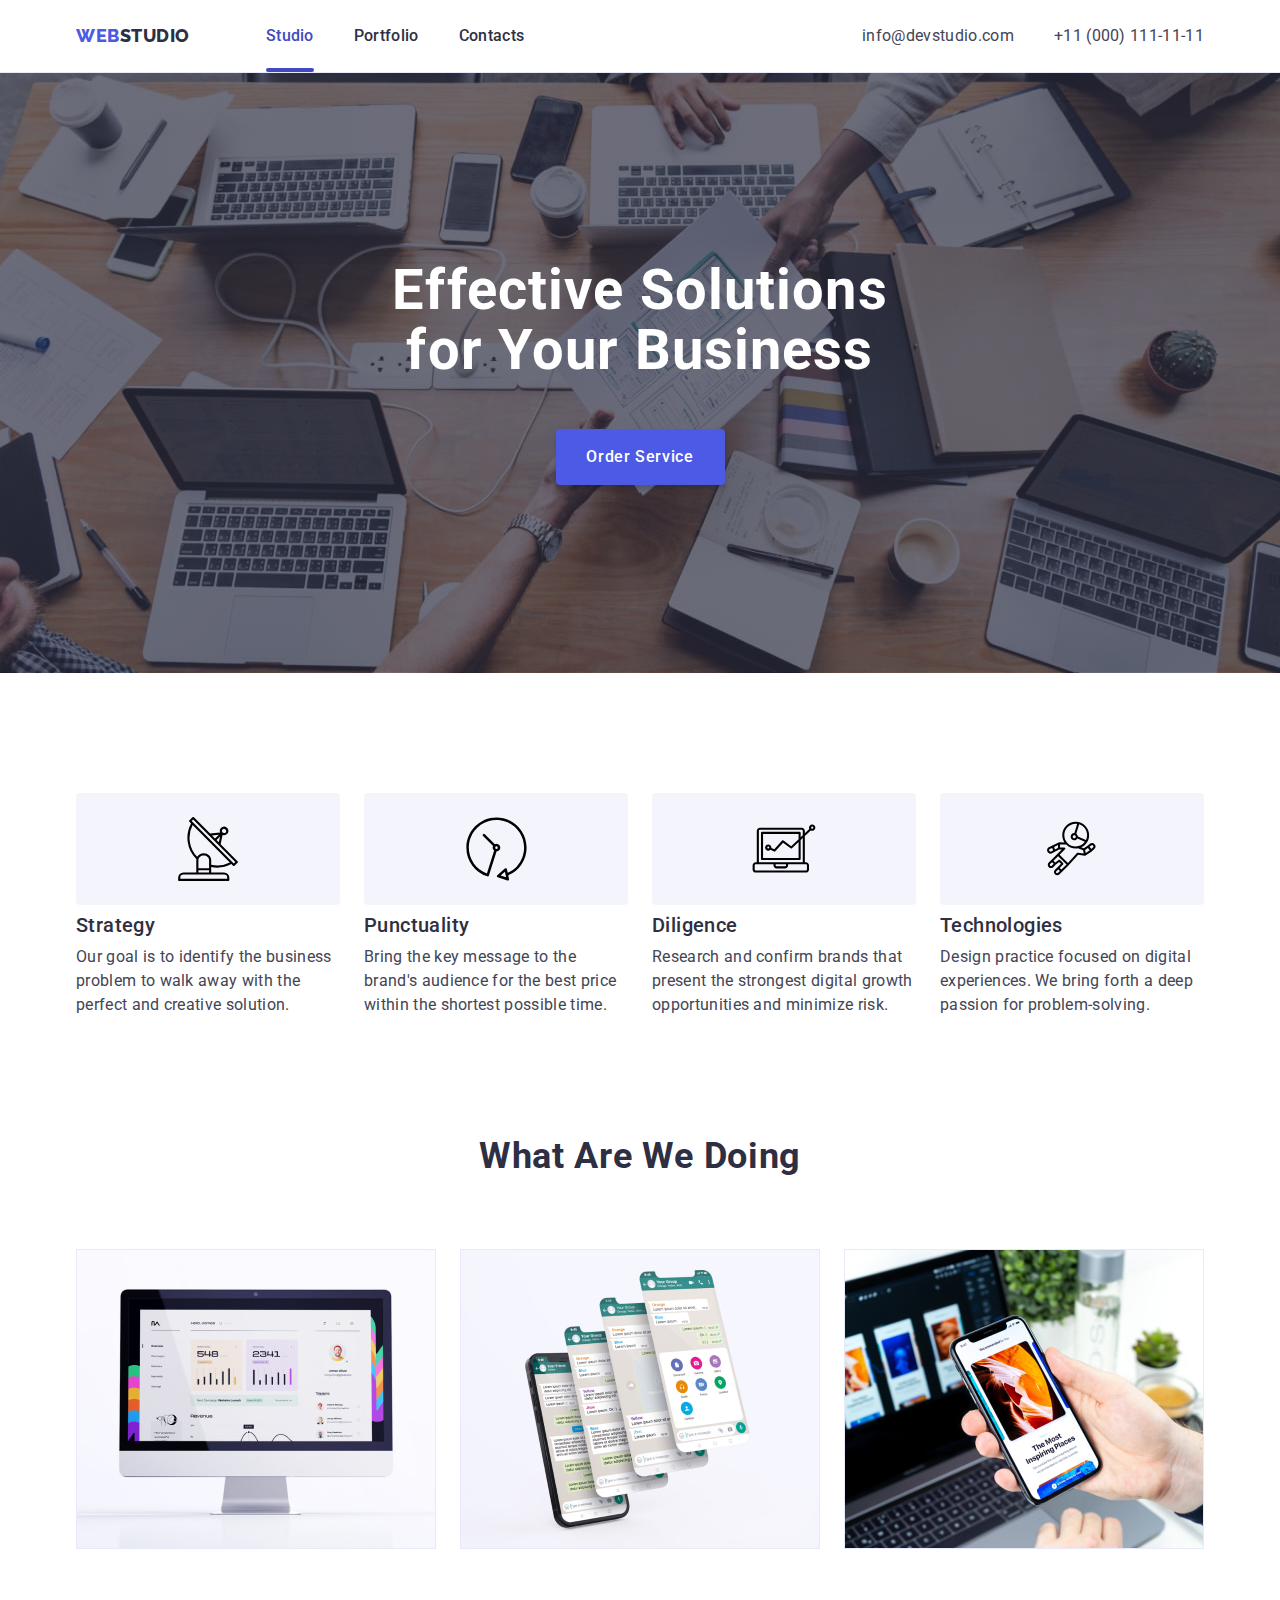
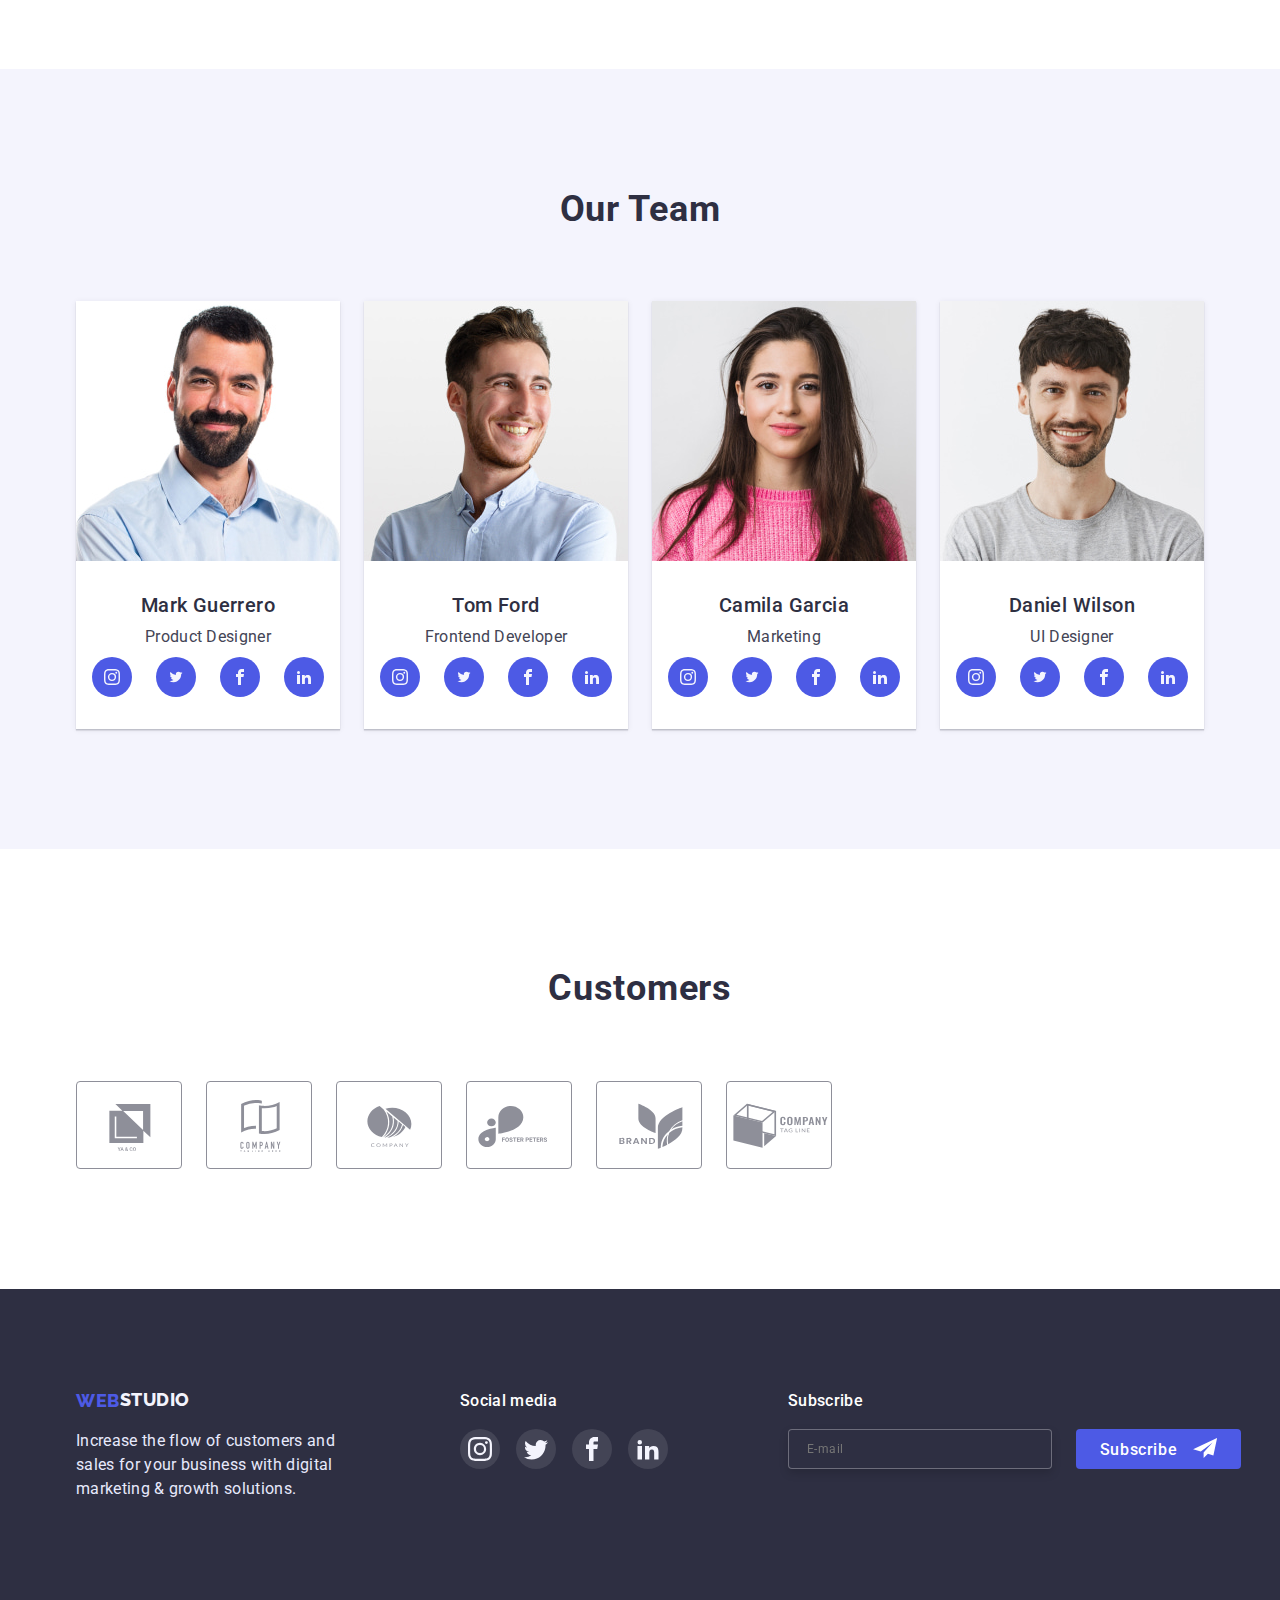
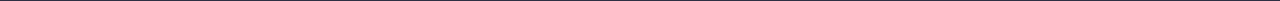
<file: index.html>
<!DOCTYPE html>
<html lang="en">
  <head>
    <meta charset="UTF-8" />
    <meta http-equiv="X-UA-Compatible" content="IE=edge" />
    <meta name="viewport" content="width=device-width, initial-scale=1.0" />
    <title>Document</title>
    <link
      rel="stylesheet"
      href="https://cdnjs.cloudflare.com/ajax/libs/modern-normalize/1.1.0/modern-normalize.min.css"
    />
    <link rel="stylesheet" href="./css/styles.css" />
    <link rel="preconnect" href="https://fonts.googleapis.com" />
    <link rel="preconnect" href="https://fonts.gstatic.com" crossorigin />
    <link
      href="https://fonts.googleapis.com/css2?family=Raleway:wght@800&family=Roboto:wght@400;500;700;900&display=swap"
      rel="stylesheet"
    />
  </head>
  <body>
    <!-- Header -->
    <header class="navigation list">
      <div class="container header-container">
        <nav class="header-navigation">
          <a class="logo-link-dark link" href="./index.html">
            <span class="logotype">Web</span>Studio</a
          >
          <ul class="navigation-list list">
            <li class="navigation-item">
              <a class="navigation-link link active current" href="./index.html"
                >Studio</a
              >
            </li>
            <li class="navigation-item">
              <a class="navigation-link link" href="./portfolio.html"
                >Portfolio</a
              >
            </li>
            <li class="navigation-item">
              <a class="navigation-link link" href="">Contacts</a>
            </li>
          </ul>
        </nav>
        <address class="contact">
          <ul class="contact-list list">
            <li class="contact-item">
              <a class="contact-link link" href="mailto:info@devstudio.com"
                >info@devstudio.com</a
              >
            </li>
            <li class="contact-item">
              <a class="contact-link link" href="tel:+110001111111"
                >+11 (000) 111-11-11</a
              >
            </li>
          </ul>
        </address>
      </div>
    </header>
    <!-- Main -->
    <main>
      <section class="hero-studio">
        <div class="container">
          <h1 class="hero-title">Effective Solutions for Your Business</h1>
          <button class="hero-btn-studio" type="button" data-modal-open>
            Order Service
          </button>
        </div>
      </section>

      <section class="features-studio">
        <div class="container">
          <ul class="features-icons list">
            <li class="features-item-icons">
              <a href="" class="features-icons-link link"
                ><svg class="festures-icons-svg" width="60" height="64">
                  <use href="./images/symbol-defs.svg#icon-vector1"></use>
                </svg>
              </a>
            </li>
            <li class="features-item-icons">
              <a href="" class="features-icons-link link"
                ><svg class="festures-icons-svg" width="61" height="64">
                  <use href="./images/symbol-defs.svg#icon-vector2"></use>
                </svg>
              </a>
            </li>
            <li class="features-item-icons">
              <a href="" class="features-icons-link link"
                ><svg class="festures-icons-svg" width="64" height="49">
                  <use href="./images/symbol-defs.svg#icon-vector3"></use>
                </svg>
              </a>
            </li>
            <li class="features-item-icons">
              <a href="" class="features-icons-link link"
                ><svg class="festures-icons-svg" width="50" height="55">
                  <use href="./images/symbol-defs.svg#icon-vector4"></use>
                </svg>
              </a>
            </li>
          </ul>
          <h2 class="visually-hidden">Features</h2>
          <ul class="features-list list">
            <li class="features-item">
              <h3 class="features-title">Strategy</h3>
              <p class="features-text">
                Our goal is to identify the business problem to walk away with
                the perfect and creative solution.
              </p>
            </li>
            <li class="features-item">
              <h3 class="features-title">Punctuality</h3>
              <p class="features-text">
                Bring the key message to the brand's audience for the best price
                within the shortest possible time.
              </p>
            </li>
            <li class="features-item">
              <h3 class="features-title">Diligence</h3>
              <p class="features-text">
                Research and confirm brands that present the strongest digital
                growth opportunities and minimize risk.
              </p>
            </li>
            <li class="features-item">
              <h3 class="features-title">Technologies</h3>
              <p class="features-text">
                Design practice focused on digital experiences. We bring forth a
                deep passion for problem-solving.
              </p>
            </li>
          </ul>
        </div>
      </section>
      <section class="main">
        <div class="container">
          <h2 class="main-title">What are we doing</h2>
          <ul class="main-list list">
            <li class="main-item">
              <img
                src="./images/rectangle71.jpg"
                width="360"
                alt="Computer"
                class="main-picture"
              />
            </li>
            <li class="main-item">
              <img
                src="./images/rectangle72.jpg"
                width="360"
                alt="Mobile"
                class="main-picture"
              />
            </li>
            <li class="main-item">
              <img
                src="./images/rectangle73.jpg"
                width="360"
                alt="Phone"
                class="main-picture"
              />
            </li>
          </ul>
        </div>
      </section>
      <section class="creators">
        <div class="container">
          <h2 class="creators-title">Our Team</h2>
          <ul class="creators-list list">
            <li class="creators-item">
              <div class="creators-wrap">
                <img src="./images/img.jpg" width="264" alt="Photo" />
                <div class="creators-box">
                  <h3 class="creators-name">Mark Guerrero</h3>
                  <p class="creators-text">Product Designer</p>
                  <ul class="creators-icons list">
                    <li class="creators-item-icons">
                      <a href="" class="creators-icons-link link"
                        ><svg class="creators-svg-link" width="16" height="16">
                          <use
                            href="./images/symbol-defs-second.svg#icon-instagram"
                          ></use>
                        </svg>
                      </a>
                    </li>
                    <li class="creators-item-icons">
                      <a href="" class="creators-icons-link link"
                        ><svg class="creators-svg-link" width="16" height="13">
                          <use
                            href="./images/symbol-defs-second.svg#icon-twitter"
                          ></use>
                        </svg>
                      </a>
                    </li>
                    <li class="creators-item-icons">
                      <a href="" class="creators-icons-link link"
                        ><svg class="creators-svg-link" width="16" height="16">
                          <use
                            href="./images/symbol-defs-second.svg#icon-facebook"
                          ></use>
                        </svg>
                      </a>
                    </li>
                    <li class="creators-item-icons">
                      <a href="" class="creators-icons-link link"
                        ><svg class="creators-svg-link" width="16" height="16">
                          <use
                            href="./images/symbol-defs-second.svg#icon-linkedin"
                          ></use>
                        </svg>
                      </a>
                    </li>
                  </ul>
                </div>
              </div>
            </li>
            <li class="creators-item">
              <div class="creators-wrap">
                <img src="./images/img2.jpg" width="264" alt="Photo" />
                <div class="creators-box">
                  <h3 class="creators-name">Tom Ford</h3>
                  <p class="creators-text">Frontend Developer</p>
                  <ul class="creators-icons list">
                    <li class="creators-item-icons">
                      <a href="" class="creators-icons-link link"
                        ><svg class="creators-svg-link" width="16" height="16">
                          <use
                            href="./images/symbol-defs-second.svg#icon-instagram"
                          ></use>
                        </svg>
                      </a>
                    </li>
                    <li class="creators-item-icons">
                      <a href="" class="creators-icons-link link"
                        ><svg class="creators-svg-link" width="16" height="13">
                          <use
                            href="./images/symbol-defs-second.svg#icon-twitter"
                          ></use>
                        </svg>
                      </a>
                    </li>
                    <li class="creators-item-icons">
                      <a href="" class="creators-icons-link link"
                        ><svg class="creators-svg-link" width="16" height="16">
                          <use
                            href="./images/symbol-defs-second.svg#icon-facebook"
                          ></use>
                        </svg>
                      </a>
                    </li>
                    <li class="creators-item-icons">
                      <a href="" class="creators-icons-link link"
                        ><svg class="creators-svg-link" width="16" height="16">
                          <use
                            href="./images/symbol-defs-second.svg#icon-linkedin"
                          ></use>
                        </svg>
                      </a>
                    </li>
                  </ul>
                </div>
              </div>
            </li>
            <li class="creators-item">
              <div class="creators-wrap">
                <img src="./images/img3.jpg" width="264" alt="Photo" />
                <div class="creators-box">
                  <h3 class="creators-name">Camila Garcia</h3>
                  <p class="creators-text">Marketing</p>
                  <ul class="creators-icons list">
                    <li class="creators-item-icons">
                      <a href="" class="creators-icons-link link"
                        ><svg class="creators-svg-link" width="16" height="16">
                          <use
                            href="./images/symbol-defs-second.svg#icon-instagram"
                          ></use>
                        </svg>
                      </a>
                    </li>
                    <li class="creators-item-icons">
                      <a href="" class="creators-icons-link link"
                        ><svg class="creators-svg-link" width="16" height="13">
                          <use
                            href="./images/symbol-defs-second.svg#icon-twitter"
                          ></use>
                        </svg>
                      </a>
                    </li>
                    <li class="creators-item-icons">
                      <a href="" class="creators-icons-link link"
                        ><svg class="creators-svg-link" width="16" height="16">
                          <use
                            href="./images/symbol-defs-second.svg#icon-facebook"
                          ></use>
                        </svg>
                      </a>
                    </li>
                    <li class="creators-item-icons">
                      <a href="" class="creators-icons-link link"
                        ><svg class="creators-svg-link" width="16" height="16">
                          <use
                            href="./images/symbol-defs-second.svg#icon-linkedin"
                          ></use>
                        </svg>
                      </a>
                    </li>
                  </ul>
                </div>
              </div>
            </li>
            <li class="creators-item">
              <div class="creators-wrap">
                <img src="./images/img4.jpg" width="264" alt="Photo" />
                <div class="creators-box">
                  <h3 class="creators-name">Daniel Wilson</h3>
                  <p class="creators-text">UI Designer</p>
                  <ul class="creators-icons list">
                    <li class="creators-item-icons">
                      <a href="" class="creators-icons-link link"
                        ><svg class="creators-svg-link" width="16" height="16">
                          <use
                            href="./images/symbol-defs-second.svg#icon-instagram"
                          ></use>
                        </svg>
                      </a>
                    </li>
                    <li class="creators-item-icons">
                      <a href="" class="creators-icons-link link"
                        ><svg class="creators-svg-link" width="16" height="13">
                          <use
                            href="./images/symbol-defs-second.svg#icon-twitter"
                          ></use>
                        </svg>
                      </a>
                    </li>
                    <li class="creators-item-icons">
                      <a href="" class="creators-icons-link link"
                        ><svg class="creators-svg-link" width="16" height="16">
                          <use
                            href="./images/symbol-defs-second.svg#icon-facebook"
                          ></use>
                        </svg>
                      </a>
                    </li>
                    <li class="creators-item-icons">
                      <a href="" class="creators-icons-link link"
                        ><svg class="creators-svg-link" width="16" height="16">
                          <use
                            href="./images/symbol-defs-second.svg#icon-linkedin"
                          ></use>
                        </svg>
                      </a>
                    </li>
                  </ul>
                </div>
              </div>
            </li>
          </ul>
        </div>
      </section>
      <section class="test">
        <div class="container">
          <h2 class="test-title">Customers</h2>
          <ul class="test-list list">
            <li class="test-item">
              <a href="" class="test-link link">
                <svg class="test-icon" width="104" height="56">
                  <use href="./images/symbol-defs-third.svg#icon-test1"></use>
                </svg>
              </a>
            </li>
            <li class="test-item">
              <a href="" class="test-link link">
                <svg class="test-icon" width="104" height="56">
                  <use href="./images/symbol-defs-third.svg#icon-test2"></use>
                </svg>
              </a>
            </li>
            <li class="test-item">
              <a href="" class="test-link link">
                <svg class="test-icon" width="104" height="56">
                  <use href="./images/symbol-defs-third.svg#icon-test3"></use>
                </svg>
              </a>
            </li>
            <li class="test-item">
              <a href="" class="test-link link">
                <svg class="test-icon" width="104" height="56">
                  <use href="./images/symbol-defs-third.svg#icon-test4"></use>
                </svg>
              </a>
            </li>
            <li class="test-item">
              <a href="" class="test-link link">
                <svg class="test-icon" width="104" height="56">
                  <use href="./images/symbol-defs-third.svg#icon-test5"></use>
                </svg>
              </a>
            </li>
            <li class="test-item">
              <a href="" class="test-link link">
                <svg class="test-icon" width="104" height="56">
                  <use href="./images/symbol-defs-third.svg#icon-test6"></use>
                </svg>
              </a>
            </li>
          </ul>
        </div>
      </section>
    </main>
    <!-- Footter -->
    <footer class="page-footer">
      <div class="container footer-container">
        <div class="footer-logo">
          <a class="logo-link-light link" href="./portfolio.html">
            <span class="logotype-footer">Web</span>Studio</a
          >
          <p class="page-footer-text">
            Increase the flow of customers and sales for your business with
            digital marketing & growth solutions.
          </p>
        </div>
        <div class="footer-soc-container">
          <h3 class="footer-soc-text">Social media</h3>
          <ul class="footer-icons list">
            <li class="footer-item-icons">
              <a href="" class="footer-icons-link link"
                ><svg class="footer-svg-link" width="24" height="24">
                  <use
                    href="./images/symbol-defs-second.svg#icon-instagram"
                  ></use>
                </svg>
              </a>
            </li>
            <li class="footer-item-icons">
              <a href="" class="footer-icons-link link"
                ><svg class="footer-svg-link" width="24" height="24">
                  <use
                    href="./images/symbol-defs-second.svg#icon-twitter"
                  ></use>
                </svg>
              </a>
            </li>
            <li class="footer-item-icons">
              <a href="" class="footer-icons-link link"
                ><svg class="footer-svg-link" width="24" height="24">
                  <use
                    href="./images/symbol-defs-second.svg#icon-facebook"
                  ></use>
                </svg>
              </a>
            </li>
            <li class="footer-item-icons">
              <a href="" class="footer-icons-link link"
                ><svg class="footer-svg-link" width="24" height="24">
                  <use
                    href="./images/symbol-defs-second.svg#icon-linkedin"
                  ></use>
                </svg>
              </a>
            </li>
          </ul>
        </div>
        <form>
          <p class="form-title">Subscribe</p>
          <div class="form-field">
            <input type="email" name="email" id="email" required placeholder="E-mail" />
            <button class="form-btn" type="submit">
              <span class="btn-push">Subscribe</span
              ><svg class="form-icon" width="24" height="20">
                <use href="./images/telegram-defs.svg#icon-telegram"></use>
              </svg>
            </button>
          </div>
        </form>
      </div>
    </footer>
    <div class="backdrop is-hidden" data-modal>
      <div class="modal">
        <button type="button" class="modal-close" data-modal-close>
          <svg class="close-modal-icon" width="8" height="8">
            <use href="./images/closeblack-defs.svg#icon-closeblack"></use>
          </svg>
        </button>

        <p class="modal-title">Leave your contacts and we will call you back</p>
        <form>
          <ul class="modal-list list">
            <li class="modal-item">
              <label class="modal-label" for="name"
                >Name
                <span class="modal-wrap">
                <input class="modal-input" type="text" name="name" id="name" />
                <svg class="modal-icon" width="18" height="18">
                 <use href="./images/symbol-defs-modal.svg#icon-person-black"></use>
                </svg>
                </span>
              </label>
            </li>
            <li class="modal-item">
              <label class="modal-label" for="tel">Phone
                <span class="modal-wrap">
                <input class="modal-input" type="tel" name="tel" id="tel" />
                <svg class="modal-icon" width="18" height="24">
                  <use
                    href="./images/symbol-defs-modal.svg#icon-phone-black"
                  ></use></svg>
                </span>
              </label>
         
            </li>
            <li class="modal-item">
              <label class="modal-label" for="email">Email
                <span class="modal-wrap"></span>
                <input class="modal-input" type="email" name="email" id="email" />
                <svg class="modal-icon" width="18" height="24">
             <use href="./images/symbol-defs-modal.svg#icon-email-black"></use>
              </svg>
                </label>
            </li>
            <li class="modal-item">
              <label class="modal-label" for="comment">Comment</label>
              <textarea
                class="comment"
                name="comment"
                id="comment"
                cols="30"
                rows="10"
                placeholder="Text input"
              ></textarea>
            </li>
          </ul>

          <div class="input-field">
            <input
              class="input-check visually-hidden"
              id="accept"
              type="checkbox"
              value="true"
              required
            />
            <label class="check-text" for="accept" 
              >I accept the terms and conditions of the
              <a class="modal-link" href="">Privacy Policy</a></label
            >
          </div>
          <button class="submit-btn" type="submit">
            <span class="btn-send">Send</span>
          </button>
        </form>
      </div>
    </div>
    <script src="./js/modal.js"></script>
  </body>
</html>
</file>
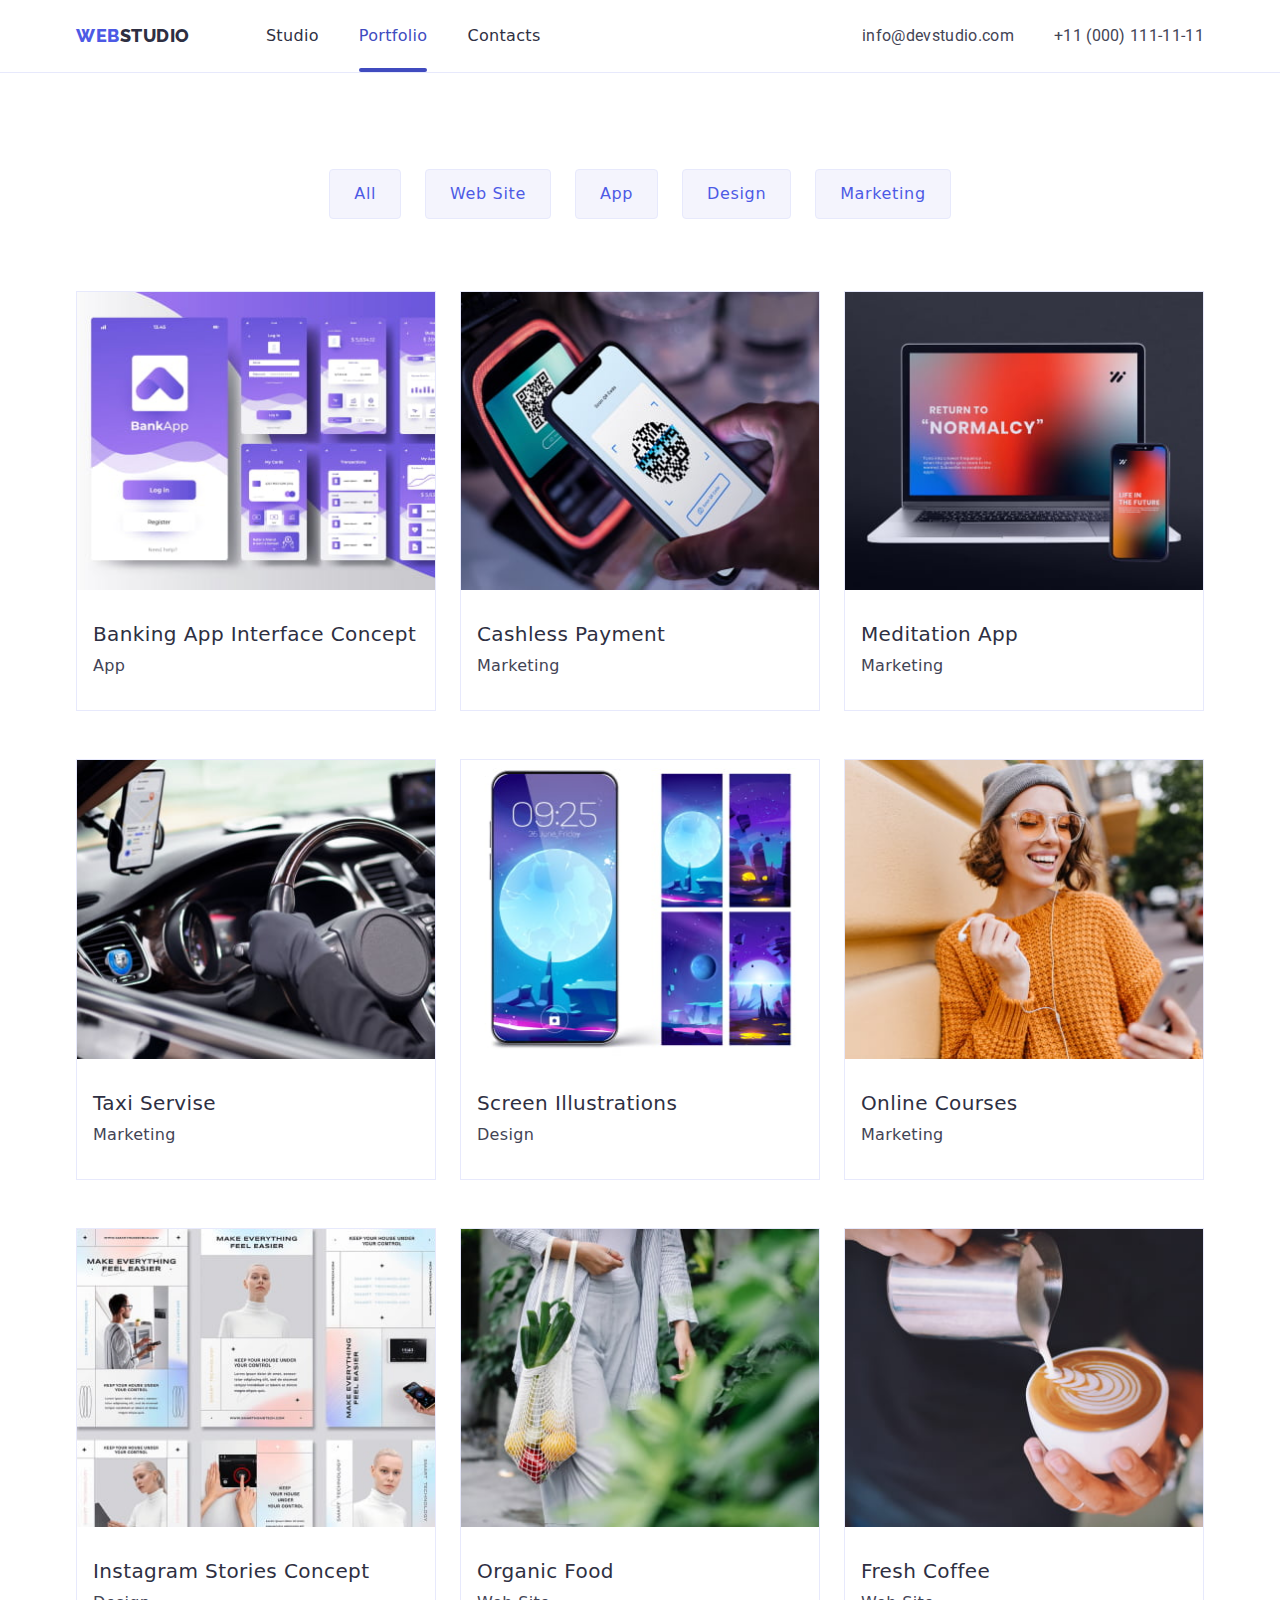
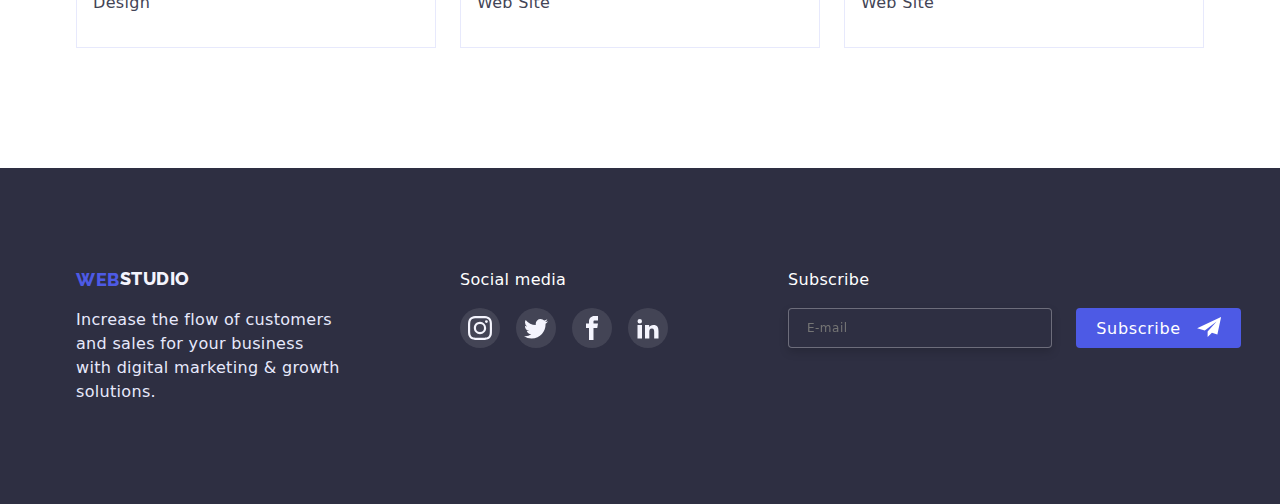
<file: portfolio.html>
<!DOCTYPE html>
<html lang="en">
  <head>
    <meta charset="UTF-8" />
    <meta http-equiv="X-UA-Compatible" content="IE=edge" />
    <meta name="viewport" content="width=device-width, initial-scale=1.0" />
    <title>Document</title>
    <link rel="stylesheet" href="./css/styles.css" />
    <link
      rel="stylesheet"
      href="https://cdnjs.cloudflare.com/ajax/libs/modern-normalize/1.1.0/modern-normalize.min.css"
    />

    <link rel="preconnect" href="https://fonts.googleapis.com" />
    <link rel="preconnect" href="https://fonts.gstatic.com" crossorigin />
    <link
      href="https://fonts.googleapis.com/css2?family=Raleway:wght@800&family=Roboto:wght@400;500;700;900&display=swap"
      rel="stylesheet"
    />
  </head>
  <body>
    <!-- Header -->
    <header class="nav list">
      <div class="container header-container">
        <nav class="header-navigation">
          <a class="logo-link-dark link" href="./index.html"
            ><span class="logotype">Web</span>Studio</a
          >
          <ul class="navigation-list list">
            <li class="navigation-item">
              <a class="navigation-link link" href="./index.html">Studio</a>
            </li>
            <li class="navigation-item">
              <a
                class="navigation-link link active current"
                href="./portfolio.html"
                >Portfolio</a
              >
            </li>
            <li class="navigation-item">
              <a class="navigation-link link" href="">Contacts</a>
            </li>
          </ul>
        </nav>
        <address class="contact">
          <ul class="contact-list list">
            <li class="contact-item">
              <a class="contact-link link" href="mailto:info@devstudio.com"
                >info@devstudio.com</a
              >
            </li>
            <li class="contact-item">
              <a class="contact-link link" href="tel:+110001111111"
                >+11 (000) 111-11-11</a
              >
            </li>
          </ul>
        </address>
      </div>
    </header>
    <!-- Main -->
    <main>
      <section class="hero-portfolio">
        <div class="container">
          <h1 class="visually-hidden">Example of the Projects</h1>
          <ul class="btn-portfolio-list list">
            <li class="btn-portfolio-item">
              <button class="hero-btn-portfolio" type="button">All</button>
            </li>
            <li class="btn-portfolio-item">
              <button class="hero-btn-portfolio" type="button">Web Site</button>
            </li>
            <li class="btn-portfolio-item">
              <button class="hero-btn-portfolio" type="button">App</button>
            </li>
            <li class="btn-portfolio-item">
              <button class="hero-btn-portfolio" type="button">Design</button>
            </li>
            <li class="btn-portfolio-item">
              <button class="hero-btn-portfolio" type="button">
                Marketing
              </button>
            </li>
          </ul>

          <h2 hidden>List of the Projects</h2>
          <ul class="hero-portfolio-list list">
            <li class="hero-portfolio-item">
              <article class="hero-card">
                <div class="hero-card-thumb">
                  <img
                    class="hero-pic"
                    src="./images/img5.jpg"
                    alt="Interface"
                    width="264"
                  />
                  <div class="hero-overley-wrapper">
                    <p class="hero-pic-text">
                      14 Stylish and User-Friendly App Design Concepts · Task
                      Manager App · Calorie Tracker App · Exotic Fruit Ecommerce
                      App · Cloud Storage App
                    </p>
                  </div>
                </div>
                <div class="hero-card-content">
                  <h3 class="hero-portfolio-title">
                    Banking App Interface Concept
                  </h3>
                  <p class="hero-portfolio-text">App</p>
                </div>
              </article>
            </li>
            <li class="hero-portfolio-item">
              <article class="hero-card">
                <div class="hero-card-thumb">
                  <img
                    class="hero-pic"
                    src="./images/img6.jpg"
                    alt="Cashless Payment"
                    width="264"
                  />
                  <div class="hero-overley-wrapper">
                    <p class="hero-pic-text">
                      14 Stylish and User-Friendly App Design Concepts · Task
                      Manager App · Calorie Tracker App · Exotic Fruit Ecommerce
                      App · Cloud Storage App
                    </p>
                  </div>
                </div>
                <div class="hero-card-content">
                  <h3 class="hero-portfolio-title">Cashless Payment</h3>
                  <p class="hero-portfolio-text">Marketing</p>
                </div>
              </article>
            </li>
            <li class="hero-portfolio-item">
              <article class="hero-card">
                <div class="hero-card-thumb">
                  <img
                    class="hero-pic"
                    src="./images/img7.jpg"
                    alt="Laptop"
                    width="264"
                  />
                  <div class="hero-overley-wrapper">
                    <p class="hero-pic-text">
                      14 Stylish and User-Friendly App Design Concepts · Task
                      Manager App · Calorie Tracker App · Exotic Fruit Ecommerce
                      App · Cloud Storage App
                    </p>
                  </div>
                </div>
                <div class="hero-card-content">
                  <h3 class="hero-portfolio-title">Meditation App</h3>
                  <p class="hero-portfolio-text">Marketing</p>
                </div>
              </article>
            </li>
            <li class="hero-portfolio-item">
              <article class="hero-card">
                <div class="hero-card-thumb">
                  <img
                    class="hero-pic"
                    src="./images/img8.jpg"
                    alt="Taxi"
                    width="264"
                  />
                  <div class="hero-overley-wrapper">
                    <p class="hero-pic-text">
                      14 Stylish and User-Friendly App Design Concepts · Task
                      Manager App · Calorie Tracker App · Exotic Fruit Ecommerce
                      App · Cloud Storage App
                    </p>
                  </div>
                </div>
                <div class="hero-card-content">
                  <h3 class="hero-portfolio-title">Taxi Servise</h3>
                  <p class="hero-portfolio-text">Marketing</p>
                </div>
              </article>
            </li>
            <li class="hero-portfolio-item">
              <article class="hero-card">
                <div class="hero-card-thumb">
                  <img
                    class="hero-pic"
                    src="./images/img9.jpg"
                    alt="Phone"
                    width="264"
                  />
                  <div class="hero-overley-wrapper">
                    <p class="hero-pic-text">
                      14 Stylish and User-Friendly App Design Concepts · Task
                      Manager App · Calorie Tracker App · Exotic Fruit Ecommerce
                      App · Cloud Storage App
                    </p>
                  </div>
                </div>
                <div class="hero-card-content">
                  <h3 class="hero-portfolio-title">Screen Illustrations</h3>
                  <p class="hero-portfolio-text">Design</p>
                </div>
              </article>
            </li>
            <li class="hero-portfolio-item">
              <article class="hero-card">
                <div class="hero-card-thumb">
                  <img
                    class="hero-pic"
                    src="./images/img10.jpg"
                    alt="Girl"
                    width="264"
                  />
                  <div class="hero-overley-wrapper">
                    <p class="hero-pic-text">
                      14 Stylish and User-Friendly App Design Concepts · Task
                      Manager App · Calorie Tracker App · Exotic Fruit Ecommerce
                      App · Cloud Storage App
                    </p>
                  </div>
                </div>
                <div class="hero-card-content">
                  <h3 class="hero-portfolio-title">Online Courses</h3>
                  <p class="hero-portfolio-text">Marketing</p>
                </div>
              </article>
            </li>
            <li class="hero-portfolio-item">
              <article class="hero-card">
                <div class="hero-card-thumb">
                  <img
                    class="hero-pic"
                    src="./images/img11.jpg"
                    alt="Stories"
                    width="264"
                  />
                  <div class="hero-overley-wrapper">
                    <p class="hero-pic-text">
                      14 Stylish and User-Friendly App Design Concepts · Task
                      Manager App · Calorie Tracker App · Exotic Fruit Ecommerce
                      App · Cloud Storage App
                    </p>
                  </div>
                </div>
                <div class="hero-card-content">
                  <h3 class="hero-portfolio-title">
                    Instagram Stories Concept
                  </h3>
                  <p class="hero-portfolio-text">Design</p>
                </div>
              </article>
            </li>
            <li class="hero-portfolio-item">
              <article class="hero-card">
                <div class="hero-card-thumb">
                  <img
                    class="hero-pic"
                    src="./images/img12.jpg"
                    alt="Food"
                    width="264"
                  />
                  <div class="hero-overley-wrapper">
                    <p class="hero-pic-text">
                      14 Stylish and User-Friendly App Design Concepts · Task
                      Manager App · Calorie Tracker App · Exotic Fruit Ecommerce
                      App · Cloud Storage App
                    </p>
                  </div>
                </div>
                <div class="hero-card-content">
                  <h3 class="hero-portfolio-title">Organic Food</h3>
                  <p class="hero-portfolio-text">Web Site</p>
                </div>
              </article>
            </li>
            <li class="hero-portfolio-item">
              <article class="hero-card">
                <div class="hero-card-thumb">
                  <img
                    class="hero-pic"
                    src="./images/img13.jpg"
                    alt="Coffee"
                    width="264"
                  />
                  <div class="hero-overley-wrapper">
                    <p class="hero-pic-text">
                      14 Stylish and User-Friendly App Design Concepts · Task
                      Manager App · Calorie Tracker App · Exotic Fruit Ecommerce
                      App · Cloud Storage App
                    </p>
                  </div>
                </div>
                <div class="hero-card-content">
                  <h3 class="hero-portfolio-title">Fresh Coffee</h3>
                  <p class="hero-portfolio-text">Web Site</p>
                </div>
              </article>
            </li>
          </ul>
        </div>
      </section>
    </main>
    <footer class="page-footer">
      <div class="container footer-container">
        <div class="footer-logo">
          <a class="logo-link-light link" href="./index.html">
            <span class="logotype-footer">Web</span>Studio</a
          >
          <p class="page-footer-text">
            Increase the flow of customers and sales for your business with
            digital marketing & growth solutions.
          </p>
        </div>
        <div class="footer-soc-container">
          <p class="footer-soc-text">Social media</p>
          <ul class="footer-icons list">
            <li class="footer-item-icons">
              <a href="" class="footer-icons-link link"
                ><svg class="footer-svg-link" width="24" height="24">
                  <use
                    href="./images/symbol-defs-second.svg#icon-instagram"
                  ></use>
                </svg>
              </a>
            </li>
            <li class="footer-item-icons">
              <a href="" class="footer-icons-link link"
                ><svg class="footer-svg-link" width="24" height="24">
                  <use
                    href="./images/symbol-defs-second.svg#icon-twitter"
                  ></use>
                </svg>
              </a>
            </li>
            <li class="footer-item-icons">
              <a href="" class="footer-icons-link link"
                ><svg class="footer-svg-link" width="24" height="24">
                  <use
                    href="./images/symbol-defs-second.svg#icon-facebook"
                  ></use>
                </svg>
              </a>
            </li>
            <li class="footer-item-icons">
              <a href="" class="footer-icons-link link"
                ><svg class="footer-svg-link" width="24" height="24">
                  <use
                    href="./images/symbol-defs-second.svg#icon-linkedin"
                  ></use>
                </svg>
              </a>
            </li>
          </ul>
          
        </div>
        <form>
            <p class="form-title">Subscribe</p>
            <div class="form-field">
              <input type="email" name="email" id="email" required placeholder="E-mail" />
              <div class="btn-block">
              <button class="form-btn" type="submit">
                <span class="btn-push">Subscribe</span
                ><svg class="form-icon" width="24" height="20">
                  <use href="./images/telegram-defs.svg#icon-telegram"></use>
                </svg>
              </button>
            </div>
            </div>
          </form>
      </div>
    </footer>
  </body>
</html>
</file>
<file: css/styles.css>
:root {
  --main-title-color: #2e2f42;
  --secondary-color: #434455;
  --btn-link-color: #404bbf;
  --secondary-blue-color: #4d5ae5;
  --light-main-color: #ffffff;
  --secondary-main-color: #f4f4fd;
  --page-footer-color: #e7e9fc;
  --timing-function: 250ms cubic-bezier(0.4, 0, 0.2, 1);
}
body {
  font-family: "Roboto", sans-serif;
  font-style: normal;
}
.container {
  max-width: 1158px;
  padding: 0 15px;
  margin: 0 auto;
  /* outline: 2px solid red; */
}
h1,
h2,
h3,
h4,
p {
  margin-top: 0;
  margin-bottom: 0;
}
ul,
li {
  margin-top: 0;
  margin-bottom: 0;
  padding-left: 0;
}
img {
  display: block;
  max-width: 100%;
  height: auto;
}
button {
  cursor: pointer;
}

.list {
  list-style: none;
}
.link {
  text-decoration: none;
}
/* ========Interactive Components======= */
.visually-hidden {
  position: absolute;
  white-space: nowrap;
  width: 1px;
  height: 1px;
  overflow: hidden;
  border: 0;
  padding: 0;
  clip: rect(0 0 0 0);
  clip-path: inset(50%);
  margin: -1px;
}
.navigation-link:active,
.navigation-link:focus,
.navigation-link:hover {
  color: var(--btn-link-color);
}
.contact-link:active,
.contact-link:focus,
.contact-link:hover {
  color: var(--btn-link-color);
}
.hero-btn-portfolio:hover,
.hero-btn-portfolio:focus {
  color:var(--secondary-main-color);
  cursor: pointer;
  background-color: var(--secondary-blue-color);
  box-shadow: 0px 3px 1px rgba(0, 0, 0, 0.1), 0px 2px 1px rgba(0, 0, 0, 0.08), 0px 2px 2px rgba(0, 0, 0, 0.12);
}
.hero-btn-studio:hover,
.hero-btn-studio:focus {
  background: var(--btn-link-color);
}
.hero-btn-main:hover,
.hero-btn-main:focus {
  background: var(--btn-link-color);
}
.hero-card:hover,
.hero-card:focus {
  box-shadow: 0px 1px 6px rgba(46, 47, 66, 0.08), 0px 1px 1px rgba(46, 47, 66, 0.16), 0px 2px 1px rgba(46, 47, 66, 0.08);
}
.creators-icons-link:hover, 
.creators-icons-link:focus {
  background: var(--btn-link-color);
}
/* ========Interactive Components======= */

/* ==========Header======== */
.navigation {
  border-bottom: 1px solid var(--page-footer-color);
}
.nav {
  border-bottom: 1px solid var(--page-footer-color);
}
.logotype {
  font-family: "Raleway", sans-serif;
  font-weight: 800;
  font-size: 18px;
  line-height: 1.33;
  display: flex;
  align-items: center;
  letter-spacing: 0.03em;
  text-transform: uppercase;
  color: var(--secondary-blue-color);
}
.logo-link-dark {
  font-family: "Raleway";
  font-weight: 800;
  font-size: 18px;
  line-height: 1.33;
  display: flex;
  align-items: center;
  letter-spacing: 0.03em;
  text-transform: uppercase;
  color: var(--main-title-color);
}
.header-container {
  display: flex;
  align-items: center;
}
.header-navigation {
  display: flex;
  align-items: center;
}
.navigation-list {
  display: flex;
  margin-left: 76px;
}
.navigation-item {
  margin-right: 40px;
}

.navigation-item:last-child {
  margin-right: 0;
}
.navigation-link {
  position: relative;
  display: block;
  font-weight: 500;
  font-size: 16px;
  line-height: 1.5;
  letter-spacing: 0.02em;
  padding-bottom: 24px;
  padding-top: 24px;
  color: var(--main-title-color);
}
.active::after {
  position: absolute;
  left: 0;
  bottom: 0;
  content: '';
  display: block;
  width: 100%;
  height: 4px;
  background: var(--btn-link-color);
border-radius: 2px;
/* opacity: 0; */
transform: scaleX(0);
transition: var(--timing-function);

}
.active::after {
  /* opacity: 1; */
  transform: scaleX(1);
}

.current {
  color: var(--btn-link-color);
}
.contact {
  font-style: normal;
  margin-left: auto;
}
.contact-list {
  gap: 40px;
  display: flex;
  align-items: center;
}
.contact-item:first-child,
.contact-item:last-child {
  margin-right: 0;
}
.contact-link {
  font-family: "Roboto", sans-serif;
  font-size: 16px;
  line-height: 1.5;
  letter-spacing: 0.02em;
  color: var(--secondary-color);
}
/* ==========Header======== */
/* ==========Hero========== */
.hero-studio {
  max-width: 1440px;
  margin: 0 auto;
  padding-top: 188px;
  padding-bottom: 188px;
  background-image: linear-gradient(to right, rgba(46, 47, 66, 0.7), rgba(46, 47, 66, 0.7)), url(../images/people-office.jpg);
  background-repeat: no-repeat;
  background-position: center;
  background-size: cover;

}
.hero-portfolio {
  padding-top: 96px;
  padding-bottom: 120px;
}

.hero-title {
  font-weight: 700;
  font-size: 56px;
  line-height: 1.07;
  text-align: center;
  display: block;
  letter-spacing: 0.02em;
  width: 507px;
  margin: 0 auto 48px;
  color: var(--light-main-color);
}
.hero-btn-studio {
  display: block;
  font-family: inherit;
  font-weight: 500;
  font-size: 16px;
  line-height: 1.5;
  letter-spacing: 0.04em;
  border-radius: 4px;
  border: 0;
  width: 169px;
  height: 56px;
  margin-top: 48px;
  margin: 0 auto;
  box-shadow: 0px 4px 4px rgba(0, 0, 0, 0.15);
  background: var(--secondary-blue-color);
  color: var(--light-main-color);
  transition: var(--timing-function);
}

.hero-btn-portfolio {
  font-family: inherit;
  font-weight: 500;
  font-size: 16px;
  line-height: 1.5;
  letter-spacing: 0.04em;
  border-radius: 4px;
  padding: 12px 24px;
  background-color: var(--secondary-main-color);
  color: var(--secondary-blue-color);
  border: 1px solid var(--page-footer-color); 
border-radius: 4px;
  transition:border var(--timing-function),
  background-color var(--timing-function), color var(--timing-function),
  box-shadow var(--timing-function);
}
  
 
  


.btn-portfolio-list {
  margin-bottom: 72px;
  display: flex;
  flex-direction: row;
  justify-content: center;
  gap: 24px;
}

.button-portfolio-list.hero-btn-portfolio:not(:last-child) {
  margin-right: 24px;
}

/* ==========Hero========== */
/* ==========Features(Studio)====== */
.features-studio {
  padding-top: 120px;
}
.features-icons {
  display: flex;
  justify-content: center;
  gap: 24px;
  margin-bottom: 8px;
}
.features-item-icons {
  width: 264px;
  height: 112px;
}
.features-icons-link {
  width: 100%;
  height: 100%;
  display: flex;
  justify-content: center;
  align-items: center;
  border-radius: 4px;
  background-color: var(--secondary-main-color);
  
}
/* .features-icons-svg {

} */
.features-list {
  display: flex;
  
}
.features-item {
  margin-right: 24px;
}
.features-title {
  font-weight: 500;
  font-size: 20px;
  line-height: 1.2;
  letter-spacing: 0.02em;
  color: var(--main-title-color);
}
.features-text {
  margin-top: 8px;
  width: 264px;
  font-size: 16px;
  line-height: 1.5;
  letter-spacing: 0.02em;
  color: var(--secondary-color);
}
/* ==========Features(Studio)====== */
/* ==========List of the Projects(Portfolio)======== */
.hero-portfolio-list {
  display: flex;

  flex-wrap: wrap;
  margin-left: -24px;
  margin-top: -48px;
}
.hero-portfolio-list > .hero-portfolio-item {
  flex-basis: calc(100% / 3 - 24px);
  margin-left: 24px;
  margin-top: 48px;
}
.hero-card {
  border: 1px solid var(--page-footer-color);
  transition: transform 250ms var(--timing-function);
}
.hero-card-thumb {
  position: relative;
  overflow: hidden;
}
.hero-card-thumb::before {
  display: inline-block;
  position: absolute;
  
  content: '';
  width: 100%;
  height: 100%;
  background-color: var(--secondary-blue-color);
  transform: translateY(101%);
  transition: transform 250ms var(--timing-function);
}
.hero-card:hover .hero-card-thumb::before {
  transform: translateX(0);
}
.hero-card-content {

padding-bottom: 32px;
padding-top: 32px;
padding-left: 16px;
}

.hero-pic {
  width: 360px;
}
.active-pic {
  width: 360px;
background: #4D5AE5;
background-blend-mode: soft-light;
}
.hero-overley-wrapper {
  position: absolute;
  left: 0;
  top: 0;
  transform: translateY(147%);
  transition: transform 250ms var(--timing-function);
  background-color: var(--secondary-blue-color);
}
.hero-overley-wrapper .hero-pic-text {
  color: var(--secondary-main-color);
  display: block;
  font-weight: 400;
  font-size: 16px;
  line-height: 1.5;
  letter-spacing: 0.02em;
  width: 360px;
  height: 96px;
  padding: 40px 32px 164px 32px;
}
.hero-card:hover .hero-overley-wrapper {
  transform: translateY(0);
}

.hero-portfolio-title {
  font-weight: 500;
  font-size: 20px;
  line-height: 1.2;
  letter-spacing: 0.02em;
 
  color: var(--main-title-color);
}
.hero-portfolio-text {
  font-size: 16px;
  line-height: 1.5;
  letter-spacing: 0.02em;
  margin-top: 8px;
 
  color: var(--secondary-color);
}
/* ==========List of the Projects(Portfolio)======== */
/* ==========Main================ */
.main {
  padding-top: 120px;
  padding-bottom: 120px;
}

.main-title {
  font-size: 36px;
  line-height: 1.11;
  letter-spacing: 0.02em;
  text-transform: capitalize;
  text-align: center;
  color: var(--main-title-color);
  margin-bottom: 72px;
}
.main-list {
  display: flex;
  
}
.main-item {
  margin-right: 24px;
}
.main-picture {
  max-width: 360px;
}
/* ==========Main================ */
/* ==========Creators============ */
.creators {
  background: var(--secondary-main-color);
  padding-top: 120px;
  padding-bottom: 120px;
}
.creators-title {
font-family: inherit;
 
  font-weight: 700;
  font-size: 36px;
  line-height: 40px;
  text-align: center;
  letter-spacing: 0.02em;
  text-transform: capitalize;
  margin-bottom: 72px;

  color: var(--main-title-color)
 
}
.creators-name {
  font-weight: 500;
  font-size: 20px;
  line-height: 1.2;
  letter-spacing: 0.02em;
  color: var(--main-title-color);
  text-align: center;
 
}
.creators-list {
  display: flex;
}

.creators-item {
  margin-right: 24px;
}
.creators-wrap {
  /* border: 1px solid blue; */
  width: 264px;
  height: 428px;
  background: #ffffff;
  box-shadow: 0px 1px 6px rgba(46, 47, 66, 0.08),
    0px 1px 1px rgba(46, 47, 66, 0.16), 0px 2px 1px rgba(46, 47, 66, 0.08);
}
.creators-box {
  display: flex;
  flex-direction: column;
  justify-content: center;
  align-items: center;
  padding: 32px 16px 32px 16px;
  gap: 8px;
 
  /* padding-bottom: 75px; */
  /* padding-left: 40px; */
  /* padding-right: 40px; */
  /* border: 1px solid red; */
}
.creators-text {

 
  font-size: 16px;
  line-height: 1.5;
  text-align: center;
  letter-spacing: 0.02em;
  color: var(--secondary-color);
}
.creators-icons {
  display: flex;
  justify-content: center;
  gap: 24px;
}
.creators-item-icons {
  width: 40px;
  height: 40px;
}
.creators-icons-link {
  width: 100%;
  height: 100%;
  display: flex;
  justify-content: center;
  align-items: center;
  border-radius: 50%;
  transition: var(--timing-function); 
  background-color:var(--secondary-blue-color)
  
 
}
.creators-svg-link {
  fill: var(--secondary-main-color)
}

/* ==========Creators============ */
/* ===========Test=============== */
.test {

 padding-top: 120px;
padding-bottom: 120px;

}
.test-title {
font-family: inherit;
font-weight: 700;
font-size: 36px;
line-height: 1.11;
text-align: center;
letter-spacing: 0.02em;
text-transform: capitalize;
margin-bottom: 72px;
color: var(--main-title-color)

}
.test-list {
  display: flex;
  gap: 24px;
}
.test-item {
  width: calc((100%-168px) / 6);
  height: 88px;
}
.test-link {
  width: 100%;
  height: 100%;
  display: flex;
  justify-content: center;
  align-items: center;
  border: 1px solid #8E8F99;
  border-radius: 4px;
  transition: var(--timing-function);
  color: #8e8f99;
}
.test-link:hover,
.test-link:focus {
  color:var(--btn-link-color) ; 
  border-color: var(--btn-link-color)
}
.test-icon {
  fill: currentColor
}


/* ===========Test=============== */
/* ==========Footer============= */
.page-footer {
  background: var(--main-title-color);
  padding-top: 100px;
  padding-bottom: 100px;
}
.footer-container {
  display: flex;
  gap: 120px;
}
.footer-logo {
  display: block;
}
.logotype-footer {
  font-family: "Raleway";
  font-weight: 800;
  font-size: 18px;
  line-height: 1.33;
  display: flex;
  align-items: center;
  letter-spacing: 0.03em;
  text-transform: uppercase;

  color: var(--secondary-blue-color);
}

.page-footer-text {
  width: 264px;
  margin-top: 16px;
  font-size: 16px;
  line-height: 1.5;
  letter-spacing: 0.02em;
  color: var(--page-footer-color);
}
.footer-soc-container {
  display: block;
 
}
.footer-soc-text {
  font-family: inherit;
font-weight: 500;
font-size: 16px;
line-height: 1.5;
letter-spacing: 0.02em;
text-align: center;
padding-bottom: 16px;
display: flex;
color: #FFFFFF;
}
.footer-icons {
  display: flex;
  justify-content: center;
  gap: 16px;
}
.footer-item-icons {
  width: 40px;
  height: 40px;
}
.footer-icons-link {
  width: 100%;
  height: 100%;
  display: flex;
  justify-content: center;
  align-items: center;
  border-radius: 50%;
  background-color: rgba(255, 255, 255, 0.1);
  transition: background-color var(--timing-function);
}

.footer-icons-link:hover,
.footer-icons-link:focus {
  background-color:  #31D0AA;;
}
.footer-svg-link {
fill: var(--secondary-main-color);
}

.logo-link-light {
  font-family: "Raleway";
  font-weight: 800;
  font-size: 18px;
  line-height: 1.16;
  display: flex;
  align-items: center;
  letter-spacing: 0.03em;
  text-transform: uppercase;
  color: var(--secondary-main-color);
}
/* ==============Footer================ */
/* ==============Modal================= */
.form-title {
  font-weight: 500;
font-size: 16px;
line-height: 1.5;
letter-spacing: 0.02em;
margin-bottom: 16px;
color: var(--light-main-color)
 
}
.form-field {
  /* outline: 1px solid red; */
  display: flex;
  /* flex-direction: column; */
  gap: 24px;
}
.btn-block {
  display: flex;
  justify-content: center;
  text-align: center;
  align-items: center;
}
.form-field input {
  display: block;
  width: 264px;
  height: 40px;
 outline: none;
  border: 1px solid rgba(255, 255, 255, 0.3);
filter: drop-shadow(0px 4px 4px rgba(0, 0, 0, 0.15));
border-radius: 4px;
font-size: 12px;
line-height: 2;
align-items: center;
letter-spacing: 0.04em;
transition: var(--timing-function);
color: rgba(255, 255, 255, 0.6);
 background: var(--main-title-color)
}
 input:hover,
 input:focus {

border-color: var(--secondary-blue-color);
}
 input::placeholder {
  padding-left: 16px;
}
.form-btn {
  
  background-color: var(--secondary-blue-color);
  width: 165px;
  height: 40px;
  border-radius: 4px;
  border: none;
  transition: var(--timing-function);
  
}
.form-btn:hover,
.form-btn:focus {
background-color: var(--btn-link-color);

}
.btn-push {
  font-family: inherit;
  color: var(--light-main-color);
  font-weight: 500;
font-size: 16px;
line-height: 1.5;
letter-spacing: 0.04em;
align-items: center; 
}
.form-icon {
margin-left: 16px;
position: relative;
top: 3px;
justify-content: center;
}


.backdrop {
  position: fixed;
  top: 0;
  left: 0;
  width: 100%;
  height: 100%;
  background: rgba(46, 47, 66, 0.4);
  transition: var(--timing-function);
}
.backdrop.is-hidden {
  visibility: hidden;
  opacity: 0;
  pointer-events: none;
}
.modal {
  position: absolute;
  top: 50%;
  left: 50%;
  transform: translate(-50%, -50%);
width: 408px;
height: 584px;
background: #FCFCFC;
box-shadow: 0px 1px 1px rgba(0, 0, 0, 0.14), 0px 1px 3px rgba(0, 0, 0, 0.12), 0px 2px 1px rgba(0, 0, 0, 0.2);
border-radius: 4px;
}
.modal-close {
  position: absolute;
  display: flex;
  align-items: center;
  justify-content: center;
  padding: 0;
  top: 24px;
  right: 24px;
  width: 24px;
  height: 24px;
  background-color: var(--page-footer-color);
  border: 1px solid rgba(0, 0, 0, 0.1);
  border-radius: 50%;
}
.modal-close:hover,
.modal-close:focus {
  background-color: var(--btn-link-color);
  fill: var(--secondary-main-color);
  transition: var(--timing-function);
}
.modal-title {

  position: absolute;
  left: 35px;
  top: 72px;
  font-weight: 500;
font-size: 16px;
line-height: 1.5;
text-align: center;
letter-spacing: 0.02em;

color: var(--main-title-color);
}
.modal-list {

  position: absolute;
  left: 24px;
  top: 112px;
  display: flex;
  flex-direction: column;
}
.modal-item {
  gap: 26px;
}
.modal-input {
  padding-left: 38px;
  margin-bottom: 4px;
  margin-top: 4px;
  width: 360px;
  height: 40px;
  border-radius: 4px;
  opacity: 0.2;
  outline: none;
  transition: var(--timing-function);
  border: 1px solid var(--main-title-color)
}
.modal-input:focus,
.modal-input:hover {
border-color: var(--secondary-blue-color);
opacity: 1;
}
.modal-input:focus + .modal-icon {
  fill: var(--secondary-blue-color);
}
.modal-label {
 
  font-size: 12px;
line-height: 1.16;
letter-spacing: 0.04em;
color: #8E8F99;
}
.comment {
  margin-top: 4px;
  margin-bottom: 16px;
  width: 360px;
  height: 120px;
  opacity: 0.2;
  border-radius: 4px;
  padding: 8px 16px;
  outline: none;
  resize: none;
transition: border var(--timing-function);
border: 1px solid var(--main-title-color)

}
.comment:focus{
border: 1px solid var(--secondary-blue-color);
opacity: 1;
}
.comment::placeholder {
  font-weight: 400;
  font-size: 12px;
  line-height: 1.17;
  letter-spacing: 0.04em;
}

.modal-link {
  color: #4D5AE5;
  margin-left: 2px;
}
.input-field {
  position: absolute;
  left: 24px;
  top: 464px;
  margin-bottom: 8px;
}
.check-text {
  display: flex;
  font-size: 12px;
  line-height: 1.33;
  letter-spacing: 0.04em;
  color: #757575;
}
.check-text::before {
  content: "";
  width: 16px;
  height: 16px;
  border: 1.25px solid var(--main-title-color);
  border-radius: 2px;
  margin-right: 8px;
}
.input-check:checked + .check-text::before {
  background-color: var(--btn-link-color);
  border: none;
  background-image: url(../images/vector-click.svg);
  background-position: center;
  background-repeat: no-repeat;
}

.submit-btn {
 
  width: 169px;
  height: 56px;
  position: absolute;
  display: flex;
  top: 504px;
  left: 120px;
  font-weight: 500;
font-size: 16px;
line-height: 1.5;
align-items: center;
text-align: center;
letter-spacing: 0.04em;
border: none;
transition: var(--timing-function);
background-color: var(--secondary-blue-color);
box-shadow: 0px 4px 4px rgba(0, 0, 0, 0.15);
border-radius: 4px;
color: var(--light-main-color)
}
.btn-send {
  margin: 0 auto;
}
.submit-btn:hover,
.submit-btn:focus {
  background-color: var(--btn-link-color);
}
.modal-icon {
  position: absolute;
  left: 16px;
  top: 48%;
  transition: fill var(--secondary-blue-color);
  transform: translateY(-50%);
  cursor: pointer;
  transition: var(--timing-function);
 fill:var(--main-title-color)
 
}
 .modal-icon:focus,
 .modal-icon:hover {
  fill: var(--secondary-blue-color);
}
.modal-wrap {
  position: relative;
  display: block;
}
</file>
